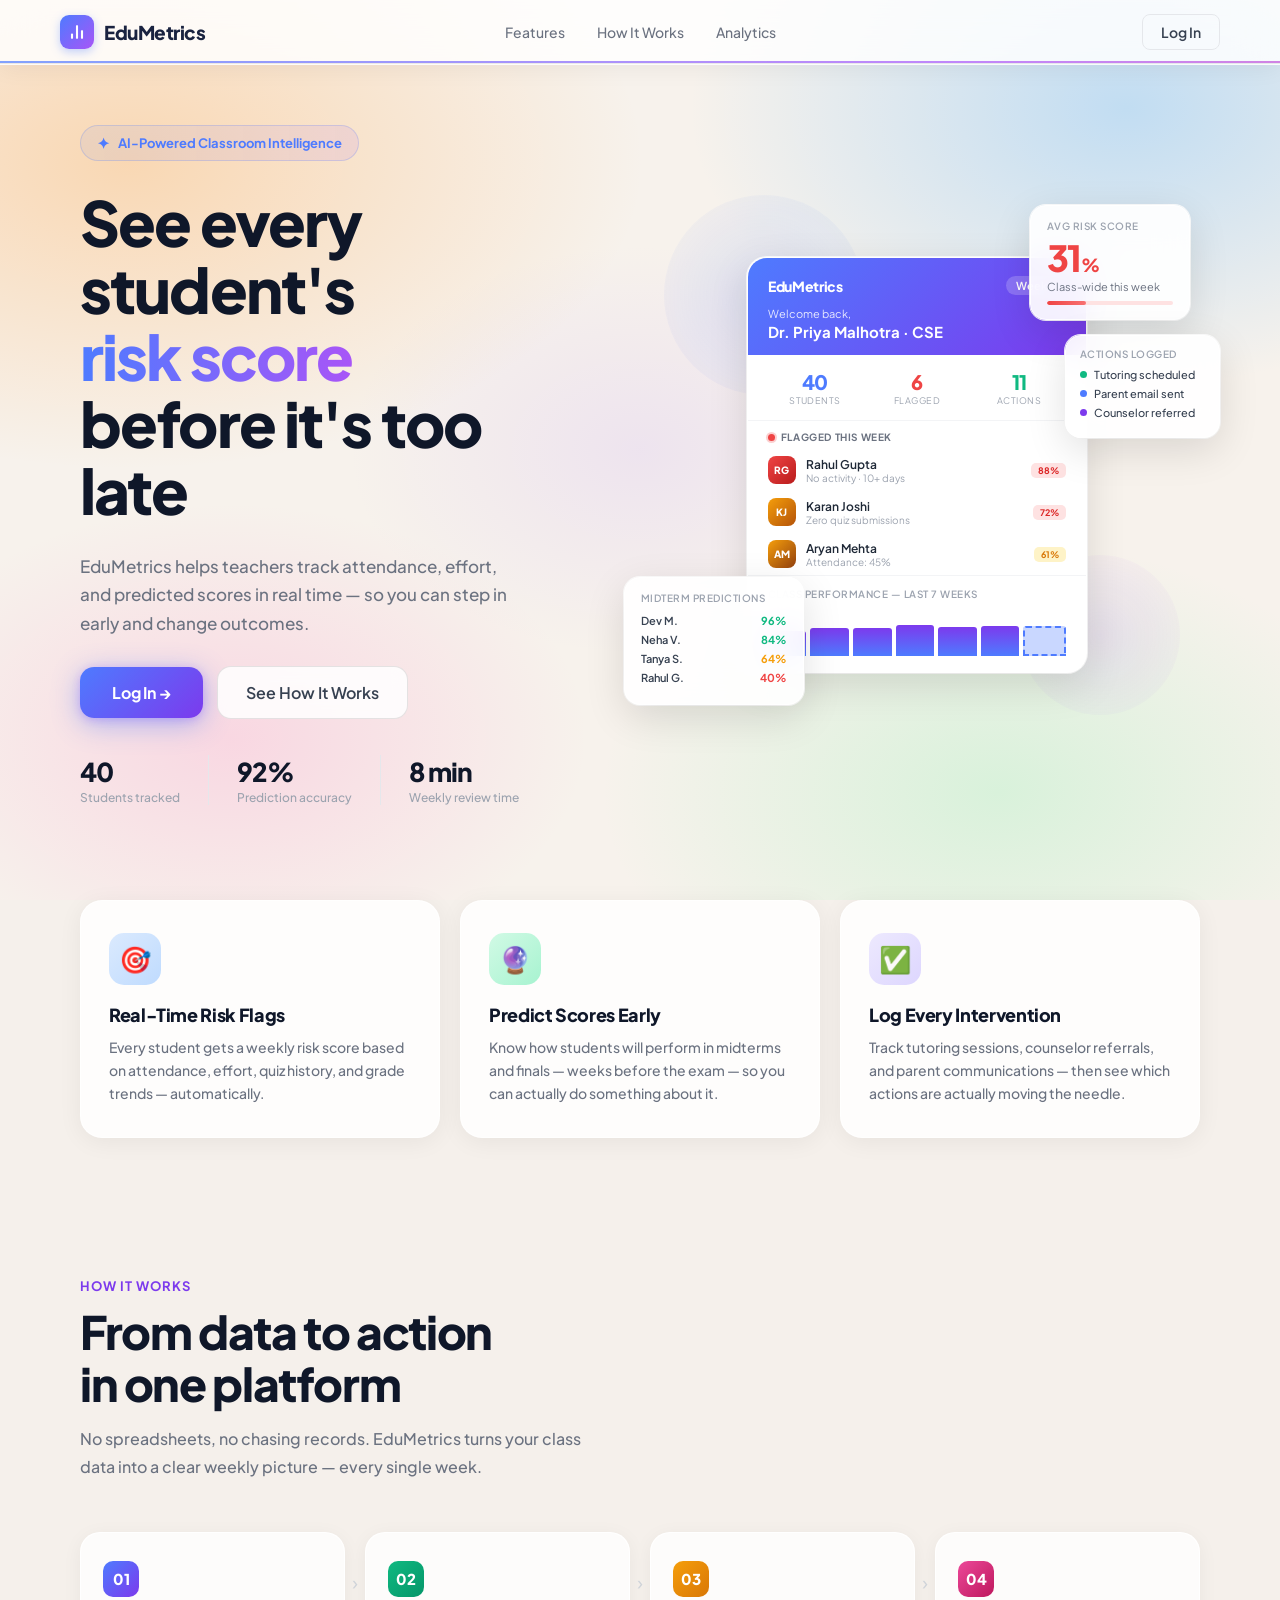
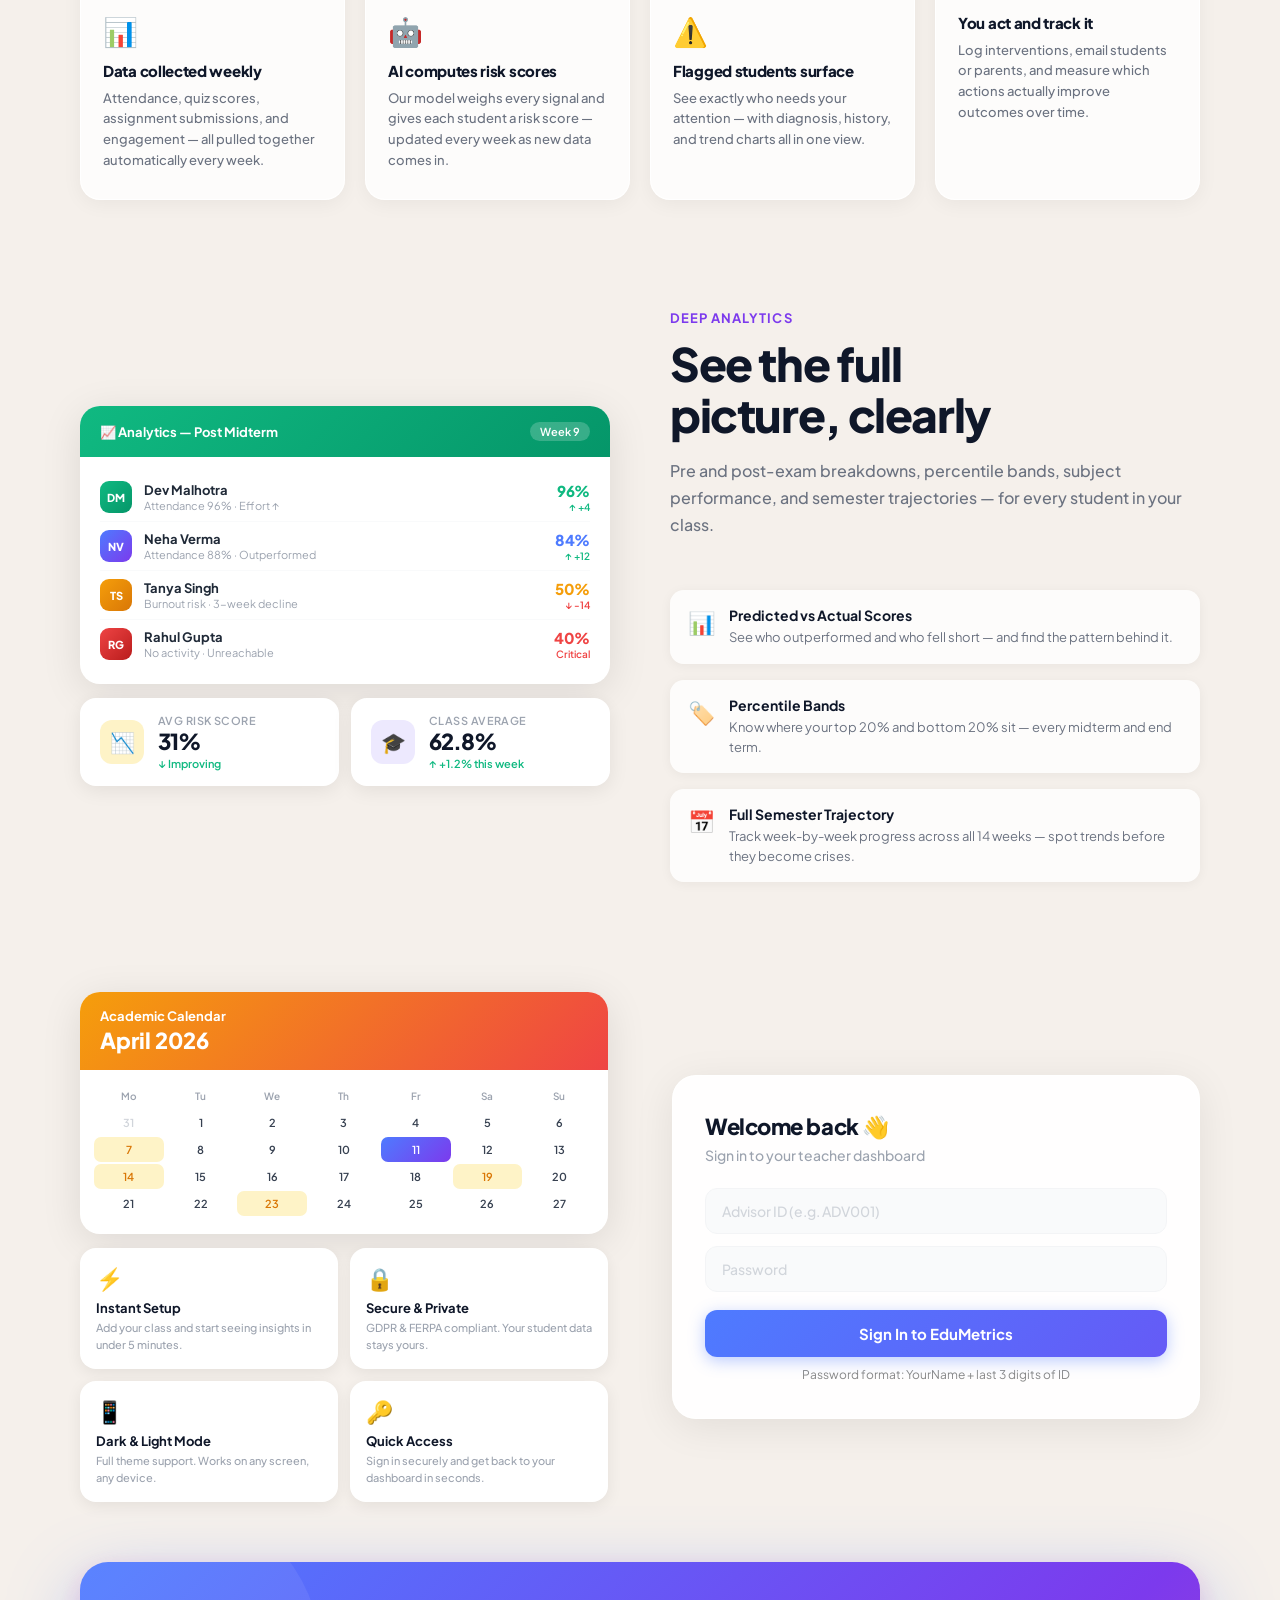
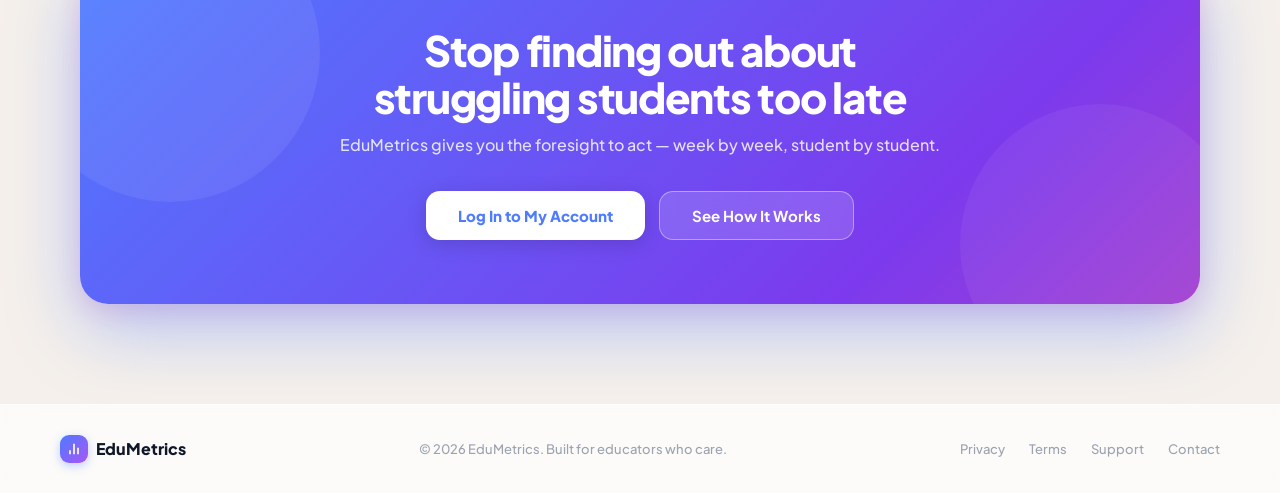
<file: frontend/index.html>
<!DOCTYPE html>
<html lang="en">
<head>
<meta charset="UTF-8"/>
<meta name="viewport" content="width=device-width, initial-scale=1.0"/>
<title>EduMetrics — Smarter Teaching Starts Here</title>
<link href="https://fonts.googleapis.com/css2?family=Plus+Jakarta+Sans:wght@400;500;600;700;800&display=swap" rel="stylesheet"/>
<style>
* { margin:0; padding:0; box-sizing:border-box; }

body {
  font-family: 'Plus Jakarta Sans', sans-serif;
  background: #f5f0eb;
  overflow-x: hidden;
  min-height: 100vh;
}

/* ── BACKGROUND CANVAS ── */
.bg-canvas {
  position: fixed;
  inset: 0;
  z-index: 0;
  background:
    radial-gradient(ellipse 70% 60% at 15% 20%, rgba(255,180,100,0.28) 0%, transparent 65%),
    radial-gradient(ellipse 60% 55% at 85% 15%, rgba(130,190,255,0.30) 0%, transparent 65%),
    radial-gradient(ellipse 50% 45% at 75% 85%, rgba(160,230,180,0.22) 0%, transparent 65%),
    radial-gradient(ellipse 40% 40% at 20% 80%, rgba(255,150,180,0.18) 0%, transparent 65%),
    #f7f2ec;
}

/* ── NAV ── */
/* ── NAV: full-width edge bar with gradient accent line ── */
nav {
  position: fixed;
  top: 0; left: 0; right: 0;
  z-index: 100;
  background: rgba(255,255,255,0.82);
  backdrop-filter: blur(20px);
  -webkit-backdrop-filter: blur(20px);
  border-bottom: 1px solid rgba(0,0,0,0.07);
  padding: 0 48px;
  height: 64px;
  display: flex;
  align-items: center;
  justify-content: space-between;
  box-shadow: 0 1px 0 rgba(255,255,255,0.9), 0 4px 24px rgba(0,0,0,0.06);
  transition: background .3s, box-shadow .3s;
}

/* animated gradient accent line along the bottom */
nav::after {
  content: '';
  position: absolute;
  bottom: 0; left: 0; right: 0;
  height: 2px;
  background: linear-gradient(90deg, #4e7bff, #a855f7, #ec4899, #f59e0b, #4e7bff);
  background-size: 300% 100%;
  animation: navLineFlow 5s linear infinite;
  opacity: 0.7;
}
@keyframes navLineFlow {
  0%   { background-position: 0% 50%; }
  100% { background-position: 300% 50%; }
}

nav.scrolled {
  background: rgba(255,255,255,0.97);
  box-shadow: 0 1px 0 rgba(255,255,255,0.9), 0 6px 32px rgba(0,0,0,0.09);
}

.nav-inner {
  width: 100%;
  max-width: 1160px;
  margin: 0 auto;
  display: flex;
  align-items: center;
  justify-content: space-between;
}

.nav-logo {
  display: flex;
  align-items: center;
  gap: 10px;
  font-size: 19px;
  font-weight: 800;
  color: #1a2340;
  letter-spacing: -0.5px;
  text-decoration: none;
}

.logo-mark {
  width: 34px; height: 34px;
  background: linear-gradient(135deg, #4e7bff, #a855f7);
  border-radius: 9px;
  display: flex;
  align-items: center;
  justify-content: center;
  box-shadow: 0 3px 10px rgba(78,123,255,0.35);
}

.nav-links {
  display: flex;
  gap: 4px;
  list-style: none;
  position: absolute;
  left: 50%;
  transform: translateX(-50%);
}
.nav-links a {
  font-size: 14px;
  font-weight: 500;
  color: #6b7280;
  text-decoration: none;
  padding: 6px 14px;
  border-radius: 8px;
  transition: color 0.2s, background 0.2s;
  position: relative;
}
.nav-links a:hover {
  color: #1a2340;
  background: rgba(78,123,255,0.07);
}
/* active underline dot */
.nav-links a::after {
  content: '';
  position: absolute;
  bottom: 2px; left: 50%;
  transform: translateX(-50%) scaleX(0);
  width: 16px; height: 2px;
  border-radius: 1px;
  background: linear-gradient(90deg,#4e7bff,#a855f7);
  transition: transform 0.2s;
}
.nav-links a:hover::after { transform: translateX(-50%) scaleX(1); }

.nav-right {
  display: flex;
  gap: 10px;
  align-items: center;
}

.btn-login {
  padding: 8px 18px;
  border-radius: 8px;
  border: 1.5px solid #e5e7eb;
  background: transparent;
  font-family: 'Plus Jakarta Sans', sans-serif;
  font-size: 14px;
  font-weight: 600;
  color: #374151;
  cursor: pointer;
  transition: all 0.2s;
}
.btn-login:hover { border-color: #4e7bff; color: #4e7bff; background: rgba(78,123,255,0.05); }

.btn-signup {
  padding: 8px 20px;
  border-radius: 8px;
  border: none;
  background: linear-gradient(135deg, #4e7bff, #7c3aed);
  font-family: 'Plus Jakarta Sans', sans-serif;
  font-size: 14px;
  font-weight: 700;
  color: #fff;
  cursor: pointer;
  box-shadow: 0 3px 12px rgba(78,123,255,0.38);
  transition: all 0.25s;
}
.btn-signup:hover { transform: translateY(-1px); box-shadow: 0 6px 20px rgba(78,123,255,0.5); }

/* ── HERO ── */
.hero {
  position: relative;
  z-index: 1;
  min-height: 100vh;
  display: grid;
  grid-template-columns: 1fr 1.1fr;
  align-items: center;
  gap: 40px;
  max-width: 1200px;
  margin: 0 auto;
  padding: 110px 40px 80px;
}

.hero-left {
  display: flex;
  flex-direction: column;
  gap: 28px;
}

.hero-badge {
  display: inline-flex;
  align-items: center;
  gap: 8px;
  background: rgba(78,123,255,0.1);
  border: 1px solid rgba(78,123,255,0.22);
  border-radius: 100px;
  padding: 7px 16px;
  font-size: 13px;
  font-weight: 700;
  color: #4e7bff;
  width: fit-content;
}

.badge-spark { font-size: 15px; }

.hero-title {
  font-size: clamp(38px, 5vw, 62px);
  font-weight: 800;
  line-height: 1.08;
  letter-spacing: -0.03em;
  color: #0f1729;
}

.hero-title .highlight {
  position: relative;
  display: inline-block;
  color: #4e7bff;
}

.hero-title .highlight::after {
  content: '';
  position: absolute;
  bottom: 4px; left: 0; right: 0;
  height: 6px;
  background: linear-gradient(90deg, #4e7bff44, #a855f744);
  border-radius: 3px;
  z-index: -1;
}

.hero-sub {
  font-size: 17px;
  line-height: 1.7;
  color: #6b7280;
  max-width: 430px;
  font-weight: 500;
}

.hero-ctas {
  display: flex;
  gap: 14px;
  align-items: center;
  flex-wrap: wrap;
}

.cta-main {
  padding: 15px 32px;
  background: linear-gradient(135deg, #4e7bff, #7c3aed);
  color: #fff;
  border: none;
  border-radius: 14px;
  font-family: 'Plus Jakarta Sans', sans-serif;
  font-size: 16px;
  font-weight: 700;
  cursor: pointer;
  box-shadow: 0 6px 24px rgba(78,123,255,0.4);
  transition: all 0.25s;
  letter-spacing: -0.01em;
}
.cta-main:hover { transform: translateY(-2px); box-shadow: 0 10px 32px rgba(78,123,255,0.5); }

.cta-secondary {
  padding: 15px 28px;
  background: rgba(255,255,255,0.85);
  color: #374151;
  border: 1.5px solid rgba(0,0,0,0.1);
  border-radius: 14px;
  font-family: 'Plus Jakarta Sans', sans-serif;
  font-size: 16px;
  font-weight: 600;
  cursor: pointer;
  transition: all 0.2s;
  backdrop-filter: blur(10px);
}
.cta-secondary:hover { background: #fff; border-color: rgba(78,123,255,0.3); }

.hero-stats {
  display: flex;
  gap: 28px;
  padding-top: 8px;
}

.hero-stat {
  display: flex;
  flex-direction: column;
  gap: 2px;
}

.stat-num {
  font-size: 26px;
  font-weight: 800;
  color: #0f1729;
  letter-spacing: -0.04em;
}

.stat-lbl {
  font-size: 12px;
  color: #9ca3af;
  font-weight: 500;
}

.stat-divider {
  width: 1px;
  background: #e5e7eb;
  align-self: stretch;
}

/* ── HERO ILLUSTRATION AREA ── */
.hero-right {
  position: relative;
  display: flex;
  align-items: center;
  justify-content: center;
  height: 580px;
}

/* Floating cards */
.float-card {
  position: absolute;
  background: rgba(255,255,255,0.92);
  backdrop-filter: blur(16px);
  border: 1px solid rgba(255,255,255,0.95);
  border-radius: 16px;
  box-shadow: 0 8px 32px rgba(0,0,0,0.1);
  animation: float 6s ease-in-out infinite;
}

@keyframes float {
  0%,100% { transform: translateY(0); }
  50% { transform: translateY(-10px); }
}

/* MAIN DASHBOARD CARD */
.dashboard-card {
  width: 340px;
  padding: 0;
  overflow: hidden;
  border-radius: 20px;
  box-shadow: 0 20px 60px rgba(0,0,0,0.14);
  background: #fff;
  animation: float 7s ease-in-out infinite;
  z-index: 3;
}

.dash-header {
  background: linear-gradient(135deg, #4e7bff, #7c3aed);
  padding: 18px 20px 14px;
  color: #fff;
}

.dash-header-top {
  display: flex;
  align-items: center;
  justify-content: space-between;
  margin-bottom: 12px;
}

.dash-app-name {
  font-size: 14px;
  font-weight: 800;
  letter-spacing: -0.3px;
}

.dash-week-badge {
  background: rgba(255,255,255,0.2);
  border-radius: 20px;
  padding: 3px 10px;
  font-size: 11px;
  font-weight: 600;
}

.dash-greeting {
  font-size: 11px;
  opacity: 0.85;
}

.dash-name { font-size: 15px; font-weight: 700; margin-top: 2px; }

.dash-mini-stats {
  display: grid;
  grid-template-columns: repeat(3, 1fr);
  gap: 8px;
  padding: 14px 20px;
  border-bottom: 1px solid #f3f4f6;
}

.dms { text-align: center; }
.dms-val { font-size: 20px; font-weight: 800; letter-spacing: -0.04em; }
.dms-lbl { font-size: 9px; color: #9ca3af; text-transform: uppercase; letter-spacing: 0.05em; margin-top: 1px; }
.dms-val.blue { color: #4e7bff; }
.dms-val.red { color: #ef4444; }
.dms-val.green { color: #10b981; }

.dash-flagged-header {
  padding: 10px 20px 6px;
  font-size: 10px;
  font-weight: 700;
  color: #6b7280;
  text-transform: uppercase;
  letter-spacing: 0.06em;
  display: flex;
  align-items: center;
  gap: 6px;
}

.pulse { width: 7px; height: 7px; border-radius: 50%; background: #ef4444; box-shadow: 0 0 0 2px rgba(239,68,68,0.25); animation: pulse-ring 1.5s ease infinite; }
@keyframes pulse-ring { 0%,100% { box-shadow: 0 0 0 2px rgba(239,68,68,0.25); } 50% { box-shadow: 0 0 0 5px rgba(239,68,68,0.1); } }

.dash-student-row {
  display: flex;
  align-items: center;
  gap: 10px;
  padding: 7px 20px;
}

.stu-av {
  width: 28px; height: 28px;
  border-radius: 8px;
  display: flex;
  align-items: center;
  justify-content: center;
  font-size: 10px;
  font-weight: 800;
  color: #fff;
  flex-shrink: 0;
}

.stu-info { flex: 1; }
.stu-name { font-size: 12px; font-weight: 600; color: #1f2937; }
.stu-reason { font-size: 10px; color: #9ca3af; }

.risk-tag {
  font-size: 9px;
  font-weight: 700;
  padding: 2px 7px;
  border-radius: 5px;
}
.risk-tag.high { background: #fee2e2; color: #dc2626; }
.risk-tag.med { background: #fef3c7; color: #d97706; }

.dash-chart-area {
  padding: 12px 20px 16px;
  border-top: 1px solid #f3f4f6;
}
.chart-label { font-size: 10px; color: #9ca3af; font-weight: 600; margin-bottom: 8px; text-transform: uppercase; letter-spacing: 0.05em; }
.mini-bars {
  display: flex;
  align-items: flex-end;
  gap: 4px;
  height: 48px;
}
.mini-bar {
  flex: 1;
  border-radius: 3px 3px 0 0;
  min-height: 6px;
}

/* FLOATING SMALL CARDS */
.card-risk {
  top: 30px; right: 10px;
  padding: 14px 16px;
  width: 160px;
  animation-delay: 1s;
  animation-duration: 5s;
  z-index: 4;
}

.card-risk-title { font-size: 10px; color: #9ca3af; font-weight: 600; text-transform: uppercase; letter-spacing: 0.05em; margin-bottom: 8px; }
.risk-big-num { font-size: 36px; font-weight: 800; letter-spacing: -0.04em; color: #ef4444; line-height: 1; }
.risk-sub-text { font-size: 11px; color: #6b7280; margin-top: 4px; }
.risk-mini-bar { height: 4px; background: #fee2e2; border-radius: 2px; margin-top: 8px; overflow: hidden; }
.risk-mini-fill { height: 100%; width: 31%; background: linear-gradient(90deg, #ef4444, #f87171); border-radius: 2px; }

.card-predict {
  bottom: 50px; left: -10px;
  padding: 14px 16px;
  width: 180px;
  animation-delay: 2s;
  animation-duration: 8s;
  z-index: 4;
}

.predict-title { font-size: 10px; color: #9ca3af; font-weight: 600; text-transform: uppercase; letter-spacing: 0.05em; margin-bottom: 10px; }
.predict-row { display: flex; justify-content: space-between; align-items: center; margin-bottom: 6px; }
.predict-name { font-size: 11px; color: #374151; font-weight: 600; }
.predict-score { font-size: 11px; font-weight: 700; }
.predict-score.good { color: #10b981; }
.predict-score.warn { color: #f59e0b; }
.predict-score.bad { color: #ef4444; }

.card-intervention {
  top: 160px; right: -20px;
  padding: 12px 14px;
  width: 155px;
  animation-delay: 0.5s;
  animation-duration: 6s;
  z-index: 4;
}

.intv-title { font-size: 10px; color: #9ca3af; font-weight: 600; text-transform: uppercase; letter-spacing: 0.05em; margin-bottom: 8px; }
.intv-item { display: flex; align-items: center; gap: 7px; margin-bottom: 6px; }
.intv-dot { width: 7px; height: 7px; border-radius: 50%; flex-shrink: 0; }
.intv-text { font-size: 11px; color: #374151; font-weight: 500; }

/* Decorative blobs around hero */
.blob {
  position: absolute;
  border-radius: 50%;
  z-index: 0;
  pointer-events: none;
}

/* ── SECTION WRAPPER ── */
.section-wrap {
  position: relative;
  z-index: 1;
  max-width: 1200px;
  margin: 0 auto;
  padding: 0 40px;
}

/* ── FEATURE CARDS ROW ── */
.features-row {
  display: grid;
  grid-template-columns: repeat(3, 1fr);
  gap: 20px;
  position: relative;
  z-index: 1;
  max-width: 1200px;
  margin: 0 auto;
  padding: 0 40px 80px;
}

.feat-card {
  background: rgba(255,255,255,0.85);
  backdrop-filter: blur(16px);
  border: 1px solid rgba(255,255,255,0.9);
  border-radius: 22px;
  padding: 32px 28px;
  box-shadow: 0 4px 24px rgba(0,0,0,0.06);
  transition: transform 0.25s, box-shadow 0.25s;
}
.feat-card:hover { transform: translateY(-4px); box-shadow: 0 12px 40px rgba(0,0,0,0.1); }

.feat-icon-wrap {
  width: 52px; height: 52px;
  border-radius: 15px;
  display: flex;
  align-items: center;
  justify-content: center;
  margin-bottom: 18px;
  font-size: 24px;
}

.feat-title { font-size: 18px; font-weight: 800; color: #0f1729; margin-bottom: 10px; letter-spacing: -0.02em; }
.feat-desc { font-size: 14px; color: #6b7280; line-height: 1.65; font-weight: 500; }

/* ── HOW IT WORKS ── */
.how-section {
  position: relative;
  z-index: 1;
  max-width: 1200px;
  margin: 0 auto;
  padding: 60px 40px 90px;
}

.section-eyebrow {
  font-size: 13px;
  font-weight: 700;
  color: #7c3aed;
  text-transform: uppercase;
  letter-spacing: 0.08em;
  margin-bottom: 12px;
}

.section-title {
  font-size: clamp(30px, 4vw, 46px);
  font-weight: 800;
  color: #0f1729;
  letter-spacing: -0.03em;
  line-height: 1.12;
  margin-bottom: 16px;
}

.section-sub {
  font-size: 16px;
  color: #6b7280;
  max-width: 520px;
  line-height: 1.7;
  font-weight: 500;
  margin-bottom: 52px;
}

.how-grid {
  display: grid;
  grid-template-columns: repeat(4, 1fr);
  gap: 20px;
}

.how-card {
  background: rgba(255,255,255,0.8);
  border: 1px solid rgba(255,255,255,0.9);
  border-radius: 20px;
  padding: 28px 22px;
  box-shadow: 0 4px 20px rgba(0,0,0,0.05);
  position: relative;
}

.how-step-num {
  width: 36px; height: 36px;
  border-radius: 10px;
  display: flex;
  align-items: center;
  justify-content: center;
  font-size: 15px;
  font-weight: 800;
  color: #fff;
  margin-bottom: 16px;
}

.how-step-arrow {
  position: absolute;
  top: 36px; right: -14px;
  z-index: 2;
  font-size: 20px;
  color: #d1d5db;
}

.how-card:last-child .how-step-arrow { display: none; }

.how-card-title { font-size: 15px; font-weight: 800; color: #0f1729; margin-bottom: 8px; letter-spacing: -0.02em; }
.how-card-desc { font-size: 13px; color: #6b7280; line-height: 1.6; font-weight: 500; }

/* ── ANALYTICS VISUAL SECTION ── */
.analytics-section {
  position: relative;
  z-index: 1;
  max-width: 1200px;
  margin: 0 auto;
  padding: 20px 40px 90px;
  display: grid;
  grid-template-columns: 1fr 1fr;
  gap: 60px;
  align-items: center;
}

.analytics-visual {
  position: relative;
  display: flex;
  flex-direction: column;
  gap: 14px;
}

.anl-main-card {
  background: #fff;
  border-radius: 20px;
  box-shadow: 0 8px 40px rgba(0,0,0,0.1);
  overflow: hidden;
}

.anl-header {
  background: linear-gradient(135deg, #10b981, #059669);
  padding: 16px 20px;
  color: #fff;
  display: flex;
  justify-content: space-between;
  align-items: center;
}
.anl-header-title { font-size: 13px; font-weight: 700; }
.anl-header-tag {
  background: rgba(255,255,255,0.2);
  padding: 3px 10px;
  border-radius: 20px;
  font-size: 11px;
  font-weight: 600;
}

.anl-body { padding: 16px 20px; }

.anl-student-item {
  display: flex;
  align-items: center;
  gap: 12px;
  padding: 8px 0;
  border-bottom: 1px solid #f9fafb;
}
.anl-student-item:last-child { border-bottom: none; }

.anl-av {
  width: 32px; height: 32px;
  border-radius: 9px;
  display: flex;
  align-items: center;
  justify-content: center;
  font-size: 11px;
  font-weight: 800;
  color: #fff;
  flex-shrink: 0;
}

.anl-info { flex: 1; }
.anl-name { font-size: 13px; font-weight: 700; color: #1f2937; }
.anl-detail { font-size: 11px; color: #9ca3af; margin-top: 1px; }

.anl-score-col { text-align: right; }
.anl-score { font-size: 15px; font-weight: 800; letter-spacing: -0.03em; }
.anl-trend { font-size: 10px; font-weight: 600; margin-top: 1px; }

.anl-mini-card {
  background: #fff;
  border-radius: 16px;
  box-shadow: 0 4px 20px rgba(0,0,0,0.08);
  padding: 16px 20px;
  display: flex;
  align-items: center;
  gap: 14px;
}
.anl-mini-icon {
  width: 44px; height: 44px;
  border-radius: 12px;
  display: flex;
  align-items: center;
  justify-content: center;
  font-size: 20px;
  flex-shrink: 0;
}
.anl-mini-label { font-size: 11px; color: #9ca3af; font-weight: 600; text-transform: uppercase; letter-spacing: 0.04em; }
.anl-mini-val { font-size: 22px; font-weight: 800; color: #0f1729; letter-spacing: -0.04em; }
.anl-mini-sub { font-size: 11px; font-weight: 600; margin-top: 2px; }

/* ── TESTIMONIALS ── */
.test-section {
  position: relative;
  z-index: 1;
  max-width: 1200px;
  margin: 0 auto;
  padding: 20px 40px 90px;
}

.test-grid {
  display: grid;
  grid-template-columns: repeat(3, 1fr);
  gap: 18px;
  margin-top: 44px;
}

.test-card {
  background: rgba(255,255,255,0.85);
  border: 1px solid rgba(255,255,255,0.95);
  border-radius: 20px;
  padding: 26px;
  box-shadow: 0 4px 20px rgba(0,0,0,0.05);
  transition: transform 0.2s;
}
.test-card:hover { transform: translateY(-3px); }

.test-stars { color: #f59e0b; font-size: 14px; margin-bottom: 12px; letter-spacing: 1px; }
.test-text { font-size: 14px; color: #374151; line-height: 1.7; font-weight: 500; margin-bottom: 20px; font-style: italic; }
.test-author { display: flex; align-items: center; gap: 10px; }
.test-av { width: 36px; height: 36px; border-radius: 10px; display: flex; align-items: center; justify-content: center; font-size: 12px; font-weight: 800; color: #fff; flex-shrink: 0; }
.test-name { font-size: 13px; font-weight: 700; color: #0f1729; }
.test-role { font-size: 11px; color: #9ca3af; margin-top: 1px; }

/* ── AUTH SECTION ── */
.auth-section {
  position: relative;
  z-index: 1;
  max-width: 1200px;
  margin: 0 auto;
  padding: 20px 40px 60px;
  display: grid;
  grid-template-columns: 1fr 1fr;
  gap: 64px;
  align-items: center;
}

.auth-visual {
  position: relative;
  display: flex;
  flex-direction: column;
  gap: 14px;
}

/* Calendar card visual */
.cal-card {
  background: #fff;
  border-radius: 20px;
  box-shadow: 0 8px 40px rgba(0,0,0,0.1);
  overflow: hidden;
}
.cal-header {
  background: linear-gradient(135deg, #f59e0b, #ef4444);
  padding: 16px 20px;
  color: #fff;
}
.cal-title { font-size: 13px; font-weight: 700; }
.cal-month { font-size: 22px; font-weight: 800; margin-top: 2px; }
.cal-grid-days {
  display: grid;
  grid-template-columns: repeat(7, 1fr);
  gap: 2px;
  padding: 14px 14px 18px;
}
.cal-day { text-align: center; padding: 6px 2px; font-size: 11px; border-radius: 7px; font-weight: 600; }
.cal-day.head { color: #9ca3af; font-size: 10px; }
.cal-day.today { background: linear-gradient(135deg, #4e7bff, #7c3aed); color: #fff; }
.cal-day.event { background: #fef3c7; color: #d97706; }
.cal-day.normal { color: #374151; }
.cal-day.faded { color: #d1d5db; }

.auth-mini-cards {
  display: grid;
  grid-template-columns: 1fr 1fr;
  gap: 12px;
}
.auth-mini {
  background: #fff;
  border-radius: 16px;
  padding: 16px;
  box-shadow: 0 4px 16px rgba(0,0,0,0.07);
}
.auth-mini-icon { font-size: 22px; margin-bottom: 8px; }
.auth-mini-title { font-size: 13px; font-weight: 700; color: #0f1729; margin-bottom: 4px; }
.auth-mini-text { font-size: 11px; color: #9ca3af; font-weight: 500; line-height: 1.5; }

/* Login/Signup form */
.auth-form-card {
  background: rgba(255,255,255,0.92);
  backdrop-filter: blur(20px);
  border: 1px solid rgba(255,255,255,0.95);
  border-radius: 24px;
  padding: 36px 32px;
  box-shadow: 0 8px 40px rgba(0,0,0,0.08);
}

.auth-tabs {
  display: flex;
  background: #f3f4f6;
  border-radius: 12px;
  padding: 4px;
  margin-bottom: 28px;
}
.auth-tab {
  flex: 1;
  padding: 10px;
  border-radius: 9px;
  border: none;
  background: transparent;
  font-family: 'Plus Jakarta Sans', sans-serif;
  font-size: 14px;
  font-weight: 700;
  color: #9ca3af;
  cursor: pointer;
  transition: all 0.2s;
}
.auth-tab.active {
  background: #fff;
  color: #0f1729;
  box-shadow: 0 2px 8px rgba(0,0,0,0.08);
}

.auth-form-title { font-size: 22px; font-weight: 800; color: #0f1729; margin-bottom: 6px; letter-spacing: -0.02em; }
.auth-form-sub { font-size: 14px; color: #9ca3af; margin-bottom: 24px; font-weight: 500; }

.auth-input {
  width: 100%;
  padding: 13px 16px;
  background: #f9fafb;
  border: 1.5px solid #f3f4f6;
  border-radius: 12px;
  font-family: 'Plus Jakarta Sans', sans-serif;
  font-size: 14px;
  font-weight: 500;
  color: #0f1729;
  outline: none;
  transition: all 0.2s;
  margin-bottom: 12px;
}
.auth-input::placeholder { color: #d1d5db; }
.auth-input:focus { border-color: #4e7bff; background: #fff; box-shadow: 0 0 0 3px rgba(78,123,255,0.1); }

.auth-row { display: grid; grid-template-columns: 1fr 1fr; gap: 10px; }

.auth-submit {
  width: 100%;
  padding: 14px;
  background: linear-gradient(135deg, #4e7bff, #7c3aed);
  color: #fff;
  border: none;
  border-radius: 12px;
  font-family: 'Plus Jakarta Sans', sans-serif;
  font-size: 15px;
  font-weight: 700;
  cursor: pointer;
  margin-top: 6px;
  box-shadow: 0 4px 16px rgba(78,123,255,0.38);
  transition: all 0.25s;
}
.auth-submit:hover { transform: translateY(-1px); box-shadow: 0 8px 24px rgba(78,123,255,0.5); }

.auth-foot { text-align: center; font-size: 12px; color: #9ca3af; margin-top: 16px; }
.auth-foot a { color: #4e7bff; text-decoration: none; font-weight: 600; }

/* ── CTA BANNER ── */
.cta-section {
  position: relative;
  z-index: 1;
  max-width: 1200px;
  margin: 0 auto;
  padding: 0 40px 100px;
}

.cta-card {
  background: linear-gradient(135deg, #4e7bff 0%, #7c3aed 50%, #ec4899 100%);
  border-radius: 28px;
  padding: 64px 56px;
  text-align: center;
  box-shadow: 0 20px 60px rgba(78,123,255,0.35);
  position: relative;
  overflow: hidden;
}

.cta-card::before {
  content: '';
  position: absolute;
  top: -60px; left: -60px;
  width: 300px; height: 300px;
  background: rgba(255,255,255,0.07);
  border-radius: 50%;
}
.cta-card::after {
  content: '';
  position: absolute;
  bottom: -80px; right: -40px;
  width: 280px; height: 280px;
  background: rgba(255,255,255,0.05);
  border-radius: 50%;
}

.cta-title {
  font-size: clamp(26px, 3.5vw, 42px);
  font-weight: 800;
  color: #fff;
  letter-spacing: -0.03em;
  line-height: 1.12;
  margin-bottom: 14px;
  position: relative;
  z-index: 1;
}
.cta-sub { font-size: 16px; color: rgba(255,255,255,0.82); margin-bottom: 36px; font-weight: 500; position: relative; z-index: 1; }
.cta-btns { display: flex; gap: 14px; justify-content: center; flex-wrap: wrap; position: relative; z-index: 1; }

.cta-btn-white {
  padding: 14px 32px;
  background: #fff;
  color: #4e7bff;
  border: none;
  border-radius: 14px;
  font-family: 'Plus Jakarta Sans', sans-serif;
  font-size: 15px;
  font-weight: 800;
  cursor: pointer;
  box-shadow: 0 4px 20px rgba(0,0,0,0.15);
  transition: all 0.25s;
}
.cta-btn-white:hover { transform: translateY(-2px); box-shadow: 0 8px 32px rgba(0,0,0,0.2); }

.cta-btn-outline {
  padding: 14px 32px;
  background: rgba(255,255,255,0.15);
  color: #fff;
  border: 1.5px solid rgba(255,255,255,0.4);
  border-radius: 14px;
  font-family: 'Plus Jakarta Sans', sans-serif;
  font-size: 15px;
  font-weight: 700;
  cursor: pointer;
  transition: all 0.25s;
  backdrop-filter: blur(10px);
}
.cta-btn-outline:hover { background: rgba(255,255,255,0.25); }

/* ── FOOTER ── */
footer {
  position: relative;
  z-index: 1;
  background: rgba(255,255,255,0.7);
  backdrop-filter: blur(16px);
  border-top: 1px solid rgba(255,255,255,0.8);
  padding: 30px 60px;
  display: flex;
  align-items: center;
  justify-content: space-between;
  flex-wrap: wrap;
  gap: 16px;
}

.footer-logo { font-size: 16px; font-weight: 800; color: #0f1729; display: flex; align-items: center; gap: 8px; }
.footer-copy { font-size: 13px; color: #9ca3af; font-weight: 500; }
.footer-links { display: flex; gap: 24px; }
.footer-links a { font-size: 13px; color: #9ca3af; text-decoration: none; font-weight: 500; transition: color 0.2s; }
.footer-links a:hover { color: #4e7bff; }

/* ════════════════════════════════════════════
   ENHANCEMENT LAYER — animations & color boost
   ════════════════════════════════════════════ */

/* Richer background mesh — more vivid stops */
.bg-canvas {
  background:
    radial-gradient(ellipse 65% 55% at 10% 18%,  rgba(255,160,60,0.32)  0%, transparent 62%),
    radial-gradient(ellipse 55% 50% at 88% 12%,  rgba(90,180,255,0.34)  0%, transparent 62%),
    radial-gradient(ellipse 50% 45% at 78% 88%,  rgba(130,240,170,0.26) 0%, transparent 62%),
    radial-gradient(ellipse 45% 42% at 18% 82%,  rgba(255,120,190,0.22) 0%, transparent 62%),
    radial-gradient(ellipse 35% 35% at 50% 50%,  rgba(180,140,255,0.14) 0%, transparent 65%),
    #f7f2ec;
  animation: bgDrift 18s ease-in-out infinite alternate;
}
@keyframes bgDrift {
  0%   { filter: hue-rotate(0deg)   brightness(1); }
  50%  { filter: hue-rotate(8deg)   brightness(1.03); }
  100% { filter: hue-rotate(-6deg)  brightness(1.01); }
}

/* ── SCROLL REVEAL ── */
.reveal {
  opacity: 0;
  transform: translateY(36px);
  transition: opacity 0.75s cubic-bezier(.22,1,.36,1),
              transform 0.75s cubic-bezier(.22,1,.36,1);
}
.reveal.visible { opacity: 1; transform: translateY(0); }
.reveal-left  { opacity:0; transform:translateX(-40px); transition: opacity .75s cubic-bezier(.22,1,.36,1), transform .75s cubic-bezier(.22,1,.36,1); }
.reveal-right { opacity:0; transform:translateX(40px);  transition: opacity .75s cubic-bezier(.22,1,.36,1), transform .75s cubic-bezier(.22,1,.36,1); }
.reveal-left.visible, .reveal-right.visible { opacity:1; transform:translate(0); }

/* ── HERO ENTRANCE ── */
.hero-badge   { animation: fadeUp .7s .05s both; }
.hero-title   { animation: fadeUp .7s .15s both; }
.hero-sub     { animation: fadeUp .7s .25s both; }
.hero-ctas    { animation: fadeUp .7s .35s both; }
.hero-stats   { animation: fadeUp .7s .45s both; }
.hero-right   { animation: fadeUp .8s .1s  both; }

@keyframes fadeUp {
  from { opacity:0; transform:translateY(28px); }
  to   { opacity:1; transform:translateY(0); }
}

/* ── LOGO MARK pulse glow ── */
.logo-mark {
  animation: logoPulse 3s ease-in-out infinite;
}
@keyframes logoPulse {
  0%,100% { box-shadow: 0 4px 12px rgba(78,123,255,.35); }
  50%     { box-shadow: 0 4px 28px rgba(168,85,247,.55); }
}

/* ── NAV scroll shrink ── */
nav { transition: padding .3s, box-shadow .3s, background .3s; }
nav.scrolled { padding:10px 28px; box-shadow:0 6px 40px rgba(0,0,0,.12); background:rgba(255,255,255,.96); }

/* ── HERO badge shimmer ── */
.hero-badge {
  position: relative; overflow: hidden;
  background: linear-gradient(90deg,rgba(78,123,255,.08),rgba(168,85,247,.1),rgba(78,123,255,.08));
  background-size: 200% 100%;
  animation: fadeUp .7s .05s both, badgeShimmer 3s 1s ease-in-out infinite;
}
@keyframes badgeShimmer {
  0%,100% { background-position:0% 50%; }
  50%     { background-position:100% 50%; }
}

/* ── HIGHLIGHT word glow pulse ── */
.hero-title .highlight {
  background: linear-gradient(90deg,#4e7bff,#a855f7,#f472b6,#4e7bff);
  background-size: 300% 100%;
  -webkit-background-clip: text;
  -webkit-text-fill-color: transparent;
  background-clip: text;
  animation: gradientFlow 4s ease infinite;
}
.hero-title .highlight::after { display:none; }
@keyframes gradientFlow {
  0%,100% { background-position:0% 50%; }
  50%     { background-position:100% 50%; }
}

/* ── CTA MAIN shimmer sweep ── */
.cta-main {
  position: relative; overflow: hidden;
  background: linear-gradient(135deg,#4e7bff,#7c3aed,#ec4899);
  background-size: 200% 200%;
  animation: ctaGrad 4s ease infinite;
  box-shadow: 0 6px 28px rgba(78,123,255,.45), 0 2px 8px rgba(168,85,247,.3);
}
@keyframes ctaGrad {
  0%,100% { background-position:0% 50%; }
  50%     { background-position:100% 50%; }
}
.cta-main::after {
  content:''; position:absolute; inset:0;
  background:linear-gradient(105deg,transparent 35%,rgba(255,255,255,.22) 50%,transparent 65%);
  transform:translateX(-100%);
}
.cta-main:hover::after { animation: shimmerSwipe .55s ease forwards; }
@keyframes shimmerSwipe { to { transform:translateX(100%); } }
.cta-main:hover { transform:translateY(-2px); box-shadow:0 10px 36px rgba(78,123,255,.55),0 4px 12px rgba(236,72,153,.3); }

/* ── SIGN UP NAV btn shimmer ── */
.btn-signup {
  position:relative; overflow:hidden;
  background: linear-gradient(135deg,#4e7bff,#7c3aed);
  background-size:200% 200%; animation:ctaGrad 4s ease infinite;
}
.btn-signup::after {
  content:''; position:absolute; inset:0;
  background:linear-gradient(105deg,transparent 35%,rgba(255,255,255,.2) 50%,transparent 65%);
  transform:translateX(-100%);
}
.btn-signup:hover::after { animation:shimmerSwipe .5s ease forwards; }

/* ── FLOATING CARD enhanced glow ── */
.dashboard-card {
  box-shadow: 0 24px 72px rgba(0,0,0,.16), 0 0 0 1px rgba(255,255,255,.9),
              0 0 60px rgba(78,123,255,.08);
}
.float-card {
  box-shadow: 0 12px 40px rgba(0,0,0,.12), 0 0 0 1px rgba(255,255,255,.92);
}

/* ── PULSE dot ── */
.pulse {
  animation: pulseDot 1.6s ease infinite;
}
@keyframes pulseDot {
  0%,100% { box-shadow:0 0 0 2px rgba(239,68,68,.3); background:#ef4444; }
  50%     { box-shadow:0 0 0 6px rgba(239,68,68,.08); background:#f87171; }
}

/* ── FEATURE CARDS richer hover ── */
.feat-card {
  transition: transform .3s cubic-bezier(.22,1,.36,1), box-shadow .3s, border-color .3s;
  border: 1px solid rgba(255,255,255,.7);
}
.feat-card:hover {
  transform: translateY(-7px) scale(1.01);
  box-shadow: 0 20px 56px rgba(78,123,255,.14), 0 4px 16px rgba(0,0,0,.06);
  border-color: rgba(78,123,255,.25);
}
.feat-icon-wrap {
  transition: transform .3s;
}
.feat-card:hover .feat-icon-wrap { transform:scale(1.12) rotate(-4deg); }

/* ── HOW CARDS ── */
.how-card {
  transition: transform .3s cubic-bezier(.22,1,.36,1), box-shadow .3s;
}
.how-card:hover {
  transform: translateY(-5px);
  box-shadow: 0 16px 48px rgba(78,123,255,.12);
}
.how-step-num { transition: transform .3s; }
.how-card:hover .how-step-num { transform:scale(1.15) rotate(-5deg); }

/* ── TESTIMONIAL CARDS ── */
.test-card {
  transition: transform .3s cubic-bezier(.22,1,.36,1), box-shadow .3s;
  border: 1px solid rgba(255,255,255,.8);
}
.test-card:hover {
  transform: translateY(-6px) rotate(-.4deg);
  box-shadow: 0 20px 50px rgba(78,123,255,.12);
}

/* ── ANALYTICS mini cards ── */
.anl-mini-card { transition: transform .25s, box-shadow .25s; }
.anl-mini-card:hover { transform:translateY(-3px); box-shadow:0 10px 32px rgba(0,0,0,.12); }

/* ── AUTH mini cards ── */
.auth-mini { transition: transform .25s, box-shadow .25s; }
.auth-mini:hover { transform:translateY(-4px); box-shadow:0 10px 28px rgba(78,123,255,.1); }

/* ── AUTH INPUT glow ── */
.auth-input:focus {
  border-color:#4e7bff;
  box-shadow: 0 0 0 3px rgba(78,123,255,.12), 0 2px 8px rgba(78,123,255,.08);
}

/* ── AUTH SUBMIT shimmer ── */
.auth-submit {
  position:relative; overflow:hidden;
  background: linear-gradient(135deg,#4e7bff,#7c3aed);
  background-size:200% 200%; animation:ctaGrad 4s ease infinite;
}
.auth-submit::after {
  content:''; position:absolute; inset:0;
  background:linear-gradient(105deg,transparent 35%,rgba(255,255,255,.18) 50%,transparent 65%);
  transform:translateX(-100%);
}
.auth-submit:hover::after { animation:shimmerSwipe .5s ease forwards; }
.auth-submit:hover { transform:translateY(-1px); box-shadow:0 10px 32px rgba(78,123,255,.5); }

/* ── CTA CARD animated gradient ── */
.cta-card {
  background: linear-gradient(135deg,#4e7bff,#7c3aed,#ec4899,#f59e0b,#4e7bff);
  background-size: 300% 300%;
  animation: ctaBgFlow 8s ease infinite;
  box-shadow: 0 24px 72px rgba(78,123,255,.4), 0 8px 24px rgba(236,72,153,.2);
}
@keyframes ctaBgFlow {
  0%,100% { background-position:0% 50%; }
  50%     { background-position:100% 50%; }
}
.cta-btn-white:hover { transform:translateY(-2px) scale(1.02); box-shadow:0 10px 36px rgba(0,0,0,.2); }

/* ── SCROLLBAR ── */
::-webkit-scrollbar { width:6px; }
::-webkit-scrollbar-track { background:#f0ebe4; }
::-webkit-scrollbar-thumb { background:linear-gradient(180deg,#4e7bff,#7c3aed); border-radius:3px; }

/* ── FOOTER LINKS ── */
.footer-links a { position:relative; }
.footer-links a::after {
  content:''; position:absolute; bottom:-2px; left:0; right:100%;
  height:1px; background:#4e7bff;
  transition: right .25s;
}
.footer-links a:hover::after { right:0; }

/* ── STAGGER DELAYS for grids ── */
.features-row .feat-card:nth-child(1) { transition-delay:.05s; }
.features-row .feat-card:nth-child(2) { transition-delay:.12s; }
.features-row .feat-card:nth-child(3) { transition-delay:.19s; }
.features-row .feat-card:nth-child(4) { transition-delay:.05s; }
.features-row .feat-card:nth-child(5) { transition-delay:.12s; }
.features-row .feat-card:nth-child(6) { transition-delay:.19s; }

.how-grid .how-card:nth-child(1) { transition-delay:.05s; }
.how-grid .how-card:nth-child(2) { transition-delay:.12s; }
.how-grid .how-card:nth-child(3) { transition-delay:.19s; }
.how-grid .how-card:nth-child(4) { transition-delay:.26s; }

.test-grid .test-card:nth-child(1) { transition-delay:.05s; }
.test-grid .test-card:nth-child(2) { transition-delay:.12s; }
.test-grid .test-card:nth-child(3) { transition-delay:.19s; }
</style>
</head>
<body>

<div class="bg-canvas"></div>

<!-- ── NAV ── -->
<nav id="navbar">
  <div class="nav-inner">
    <a class="nav-logo" href="#">
      <div class="logo-mark">
        <svg width="20" height="20" viewBox="0 0 24 24" fill="none" stroke="#fff" stroke-width="2.5">
          <path d="M18 20V10"/><path d="M12 20V4"/><path d="M6 20v-6"/>
        </svg>
      </div>
      EduMetrics
    </a>
    <ul class="nav-links">
      <li><a href="#features">Features</a></li>
      <li><a href="#how">How It Works</a></li>
      <li><a href="#analytics">Analytics</a></li>
    </ul>
    <div class="nav-right">
      <button class="btn-login" onclick="document.getElementById('auth').scrollIntoView({behavior:'smooth'});switchTab('login')">Log In</button>
    </div>
  </div>
</nav>

<!-- ── HERO ── -->
<div class="hero">
  <!-- LEFT TEXT -->
  <div class="hero-left">
    <div class="hero-badge">
      <span class="badge-spark">✦</span>
      AI-Powered Classroom Intelligence
    </div>

    <h1 class="hero-title">
      See every student's<br>
      <span class="highlight">risk score</span><br>
      before it's too late
    </h1>

    <p class="hero-sub">
      EduMetrics helps teachers track attendance, effort, and predicted scores in real time — so you can step in early and change outcomes.
    </p>

    <div class="hero-ctas">
      <button class="cta-main" onclick="document.getElementById('auth').scrollIntoView({behavior:'smooth'});switchTab('login')">
        Log In →
      </button>
      <button class="cta-secondary" onclick="document.getElementById('how').scrollIntoView({behavior:'smooth'})">
        See How It Works
      </button>
    </div>

    <div class="hero-stats">
      <div class="hero-stat">
        <div class="stat-num">40</div>
        <div class="stat-lbl">Students tracked</div>
      </div>
      <div class="stat-divider"></div>
      <div class="hero-stat">
        <div class="stat-num">92%</div>
        <div class="stat-lbl">Prediction accuracy</div>
      </div>
      <div class="stat-divider"></div>
      <div class="hero-stat">
        <div class="stat-num">8 min</div>
        <div class="stat-lbl">Weekly review time</div>
      </div>
    </div>
  </div>

  <!-- RIGHT ILLUSTRATION -->
  <div class="hero-right">

    <!-- Decorative blobs -->
    <div class="blob" style="width:200px;height:200px;background:radial-gradient(circle,rgba(78,123,255,0.15),transparent);top:20px;left:30px;"></div>
    <div class="blob" style="width:160px;height:160px;background:radial-gradient(circle,rgba(168,85,247,0.12),transparent);bottom:40px;right:20px;"></div>

    <!-- Main dashboard card -->
    <div class="float-card dashboard-card" style="position:relative;z-index:3">
      <div class="dash-header">
        <div class="dash-header-top">
          <div class="dash-app-name">EduMetrics</div>
          <div class="dash-week-badge">Week 9</div>
        </div>
        <div class="dash-greeting">Welcome back,</div>
        <div class="dash-name">Dr. Priya Malhotra · CSE</div>
      </div>

      <div class="dash-mini-stats">
        <div class="dms">
          <div class="dms-val blue">40</div>
          <div class="dms-lbl">Students</div>
        </div>
        <div class="dms">
          <div class="dms-val red">6</div>
          <div class="dms-lbl">Flagged</div>
        </div>
        <div class="dms">
          <div class="dms-val green">11</div>
          <div class="dms-lbl">Actions</div>
        </div>
      </div>

      <div class="dash-flagged-header">
        <div class="pulse"></div>
        Flagged This Week
      </div>

      <div class="dash-student-row">
        <div class="stu-av" style="background:linear-gradient(135deg,#ef4444,#b91c1c)">RG</div>
        <div class="stu-info">
          <div class="stu-name">Rahul Gupta</div>
          <div class="stu-reason">No activity · 10+ days</div>
        </div>
        <div class="risk-tag high">88%</div>
      </div>
      <div class="dash-student-row">
        <div class="stu-av" style="background:linear-gradient(135deg,#f59e0b,#b45309)">KJ</div>
        <div class="stu-info">
          <div class="stu-name">Karan Joshi</div>
          <div class="stu-reason">Zero quiz submissions</div>
        </div>
        <div class="risk-tag high">72%</div>
      </div>
      <div class="dash-student-row">
        <div class="stu-av" style="background:linear-gradient(135deg,#f59e0b,#92400e)">AM</div>
        <div class="stu-info">
          <div class="stu-name">Aryan Mehta</div>
          <div class="stu-reason">Attendance: 45%</div>
        </div>
        <div class="risk-tag med">61%</div>
      </div>

      <div class="dash-chart-area">
        <div class="chart-label">Class Performance — Last 7 Weeks</div>
        <div class="mini-bars">
          <div class="mini-bar" style="height:52%;background:linear-gradient(to top,#4e7bff,#7c3aed)"></div>
          <div class="mini-bar" style="height:60%;background:linear-gradient(to top,#4e7bff,#7c3aed)"></div>
          <div class="mini-bar" style="height:58%;background:linear-gradient(to top,#4e7bff,#7c3aed)"></div>
          <div class="mini-bar" style="height:65%;background:linear-gradient(to top,#4e7bff,#7c3aed)"></div>
          <div class="mini-bar" style="height:61%;background:linear-gradient(to top,#4e7bff,#7c3aed)"></div>
          <div class="mini-bar" style="height:64%;background:linear-gradient(to top,#4e7bff,#7c3aed)"></div>
          <div class="mini-bar" style="height:63%;background:rgba(78,123,255,0.3);border:2px dashed #4e7bff"></div>
        </div>
      </div>
    </div>

    <!-- Floating: Risk Score -->
    <div class="float-card card-risk">
      <div class="card-risk-title">Avg Risk Score</div>
      <div class="risk-big-num">31<span style="font-size:18px">%</span></div>
      <div class="risk-sub-text">Class-wide this week</div>
      <div class="risk-mini-bar"><div class="risk-mini-fill"></div></div>
    </div>

    <!-- Floating: Predictions -->
    <div class="float-card card-predict">
      <div class="predict-title">Midterm Predictions</div>
      <div class="predict-row">
        <div class="predict-name">Dev M.</div>
        <div class="predict-score good">96%</div>
      </div>
      <div class="predict-row">
        <div class="predict-name">Neha V.</div>
        <div class="predict-score good">84%</div>
      </div>
      <div class="predict-row">
        <div class="predict-name">Tanya S.</div>
        <div class="predict-score warn">64%</div>
      </div>
      <div class="predict-row">
        <div class="predict-name">Rahul G.</div>
        <div class="predict-score bad">40%</div>
      </div>
    </div>

    <!-- Floating: Interventions -->
    <div class="float-card card-intervention">
      <div class="intv-title">Actions Logged</div>
      <div class="intv-item">
        <div class="intv-dot" style="background:#10b981"></div>
        <div class="intv-text">Tutoring scheduled</div>
      </div>
      <div class="intv-item">
        <div class="intv-dot" style="background:#4e7bff"></div>
        <div class="intv-text">Parent email sent</div>
      </div>
      <div class="intv-item">
        <div class="intv-dot" style="background:#7c3aed"></div>
        <div class="intv-text">Counselor referred</div>
      </div>
    </div>

  </div>
</div>

<!-- ── FEATURE CARDS ── -->
<div id="features" class="features-row">
  <div class="feat-card reveal">
    <div class="feat-icon-wrap" style="background:linear-gradient(135deg,#dbeafe,#bfdbfe)">
      <span style="font-size:26px">🎯</span>
    </div>
    <div class="feat-title">Real-Time Risk Flags</div>
    <div class="feat-desc">Every student gets a weekly risk score based on attendance, effort, quiz history, and grade trends — automatically.</div>
  </div>
  <div class="feat-card reveal">
    <div class="feat-icon-wrap" style="background:linear-gradient(135deg,#d1fae5,#a7f3d0)">
      <span style="font-size:26px">🔮</span>
    </div>
    <div class="feat-title">Predict Scores Early</div>
    <div class="feat-desc">Know how students will perform in midterms and finals — weeks before the exam — so you can actually do something about it.</div>
  </div>
  <div class="feat-card reveal">
    <div class="feat-icon-wrap" style="background:linear-gradient(135deg,#ede9fe,#ddd6fe)">
      <span style="font-size:26px">✅</span>
    </div>
    <div class="feat-title">Log Every Intervention</div>
    <div class="feat-desc">Track tutoring sessions, counselor referrals, and parent communications — then see which actions are actually moving the needle.</div>
  </div>
</div>

<!-- ── HOW IT WORKS ── -->
<div class="how-section" id="how">
  <div class="section-eyebrow reveal">How It Works</div>
  <h2 class="section-title reveal">From data to action<br>in one platform</h2>
  <p class="section-sub reveal">No spreadsheets, no chasing records. EduMetrics turns your class data into a clear weekly picture — every single week.</p>

  <div class="how-grid">
    <div class="how-card reveal">
      <div class="how-step-num" style="background:linear-gradient(135deg,#4e7bff,#7c3aed)">01</div>
      <div class="how-step-arrow">›</div>
      <div style="font-size:28px;margin-bottom:12px">📊</div>
      <div class="how-card-title">Data collected weekly</div>
      <div class="how-card-desc">Attendance, quiz scores, assignment submissions, and engagement — all pulled together automatically every week.</div>
    </div>
    <div class="how-card reveal">
      <div class="how-step-num" style="background:linear-gradient(135deg,#10b981,#059669)">02</div>
      <div class="how-step-arrow">›</div>
      <div style="font-size:28px;margin-bottom:12px">🤖</div>
      <div class="how-card-title">AI computes risk scores</div>
      <div class="how-card-desc">Our model weighs every signal and gives each student a risk score — updated every week as new data comes in.</div>
    </div>
    <div class="how-card reveal">
      <div class="how-step-num" style="background:linear-gradient(135deg,#f59e0b,#d97706)">03</div>
      <div class="how-step-arrow">›</div>
      <div style="font-size:28px;margin-bottom:12px">⚠️</div>
      <div class="how-card-title">Flagged students surface</div>
      <div class="how-card-desc">See exactly who needs your attention — with diagnosis, history, and trend charts all in one view.</div>
    </div>
    <div class="how-card reveal">
      <div class="how-step-num" style="background:linear-gradient(135deg,#ec4899,#be185d)">04</div>
      <div class="how-card-title">You act and track it</div>
      <div class="how-card-desc">Log interventions, email students or parents, and measure which actions actually improve outcomes over time.</div>
    </div>
  </div>
</div>

<!-- ── ANALYTICS VISUAL ── -->
<div class="analytics-section" id="analytics">
  <div class="analytics-visual reveal-left">

    <!-- Student performance card -->
    <div class="anl-main-card">
      <div class="anl-header">
        <div class="anl-header-title">📈 Analytics — Post Midterm</div>
        <div class="anl-header-tag">Week 9</div>
      </div>
      <div class="anl-body">
        <div class="anl-student-item">
          <div class="anl-av" style="background:linear-gradient(135deg,#10b981,#059669)">DM</div>
          <div class="anl-info">
            <div class="anl-name">Dev Malhotra</div>
            <div class="anl-detail">Attendance 96% · Effort ↑</div>
          </div>
          <div class="anl-score-col">
            <div class="anl-score" style="color:#10b981">96%</div>
            <div class="anl-trend" style="color:#10b981">↑ +4</div>
          </div>
        </div>
        <div class="anl-student-item">
          <div class="anl-av" style="background:linear-gradient(135deg,#4e7bff,#7c3aed)">NV</div>
          <div class="anl-info">
            <div class="anl-name">Neha Verma</div>
            <div class="anl-detail">Attendance 88% · Outperformed</div>
          </div>
          <div class="anl-score-col">
            <div class="anl-score" style="color:#4e7bff">84%</div>
            <div class="anl-trend" style="color:#10b981">↑ +12</div>
          </div>
        </div>
        <div class="anl-student-item">
          <div class="anl-av" style="background:linear-gradient(135deg,#f59e0b,#d97706)">TS</div>
          <div class="anl-info">
            <div class="anl-name">Tanya Singh</div>
            <div class="anl-detail">Burnout risk · 3-week decline</div>
          </div>
          <div class="anl-score-col">
            <div class="anl-score" style="color:#f59e0b">50%</div>
            <div class="anl-trend" style="color:#ef4444">↓ -14</div>
          </div>
        </div>
        <div class="anl-student-item">
          <div class="anl-av" style="background:linear-gradient(135deg,#ef4444,#b91c1c)">RG</div>
          <div class="anl-info">
            <div class="anl-name">Rahul Gupta</div>
            <div class="anl-detail">No activity · Unreachable</div>
          </div>
          <div class="anl-score-col">
            <div class="anl-score" style="color:#ef4444">40%</div>
            <div class="anl-trend" style="color:#ef4444">Critical</div>
          </div>
        </div>
      </div>
    </div>

    <!-- Two small stat cards -->
    <div style="display:grid;grid-template-columns:1fr 1fr;gap:12px">
      <div class="anl-mini-card">
        <div class="anl-mini-icon" style="background:#fef3c7">📉</div>
        <div>
          <div class="anl-mini-label">Avg Risk Score</div>
          <div class="anl-mini-val">31%</div>
          <div class="anl-mini-sub" style="color:#10b981">↓ Improving</div>
        </div>
      </div>
      <div class="anl-mini-card">
        <div class="anl-mini-icon" style="background:#ede9fe">🎓</div>
        <div>
          <div class="anl-mini-label">Class Average</div>
          <div class="anl-mini-val">62.8%</div>
          <div class="anl-mini-sub" style="color:#10b981">↑ +1.2% this week</div>
        </div>
      </div>
    </div>

  </div>

  <div>
    <div class="section-eyebrow reveal">Deep Analytics</div>
    <h2 class="section-title reveal">See the full<br>picture, clearly</h2>
    <p class="section-sub reveal">Pre and post-exam breakdowns, percentile bands, subject performance, and semester trajectories — for every student in your class.</p>

    <div style="display:flex;flex-direction:column;gap:16px">
      <div style="display:flex;gap:14px;align-items:flex-start;background:rgba(255,255,255,0.8);border-radius:14px;padding:16px 18px;box-shadow:0 2px 12px rgba(0,0,0,0.05)">
        <div style="font-size:22px;flex-shrink:0;margin-top:2px">📊</div>
        <div>
          <div style="font-size:14px;font-weight:700;color:#0f1729;margin-bottom:3px">Predicted vs Actual Scores</div>
          <div style="font-size:13px;color:#6b7280;line-height:1.55">See who outperformed and who fell short — and find the pattern behind it.</div>
        </div>
      </div>
      <div style="display:flex;gap:14px;align-items:flex-start;background:rgba(255,255,255,0.8);border-radius:14px;padding:16px 18px;box-shadow:0 2px 12px rgba(0,0,0,0.05)">
        <div style="font-size:22px;flex-shrink:0;margin-top:2px">🏷️</div>
        <div>
          <div style="font-size:14px;font-weight:700;color:#0f1729;margin-bottom:3px">Percentile Bands</div>
          <div style="font-size:13px;color:#6b7280;line-height:1.55">Know where your top 20% and bottom 20% sit — every midterm and end term.</div>
        </div>
      </div>
      <div style="display:flex;gap:14px;align-items:flex-start;background:rgba(255,255,255,0.8);border-radius:14px;padding:16px 18px;box-shadow:0 2px 12px rgba(0,0,0,0.05)">
        <div style="font-size:22px;flex-shrink:0;margin-top:2px">📅</div>
        <div>
          <div style="font-size:14px;font-weight:700;color:#0f1729;margin-bottom:3px">Full Semester Trajectory</div>
          <div style="font-size:13px;color:#6b7280;line-height:1.55">Track week-by-week progress across all 14 weeks — spot trends before they become crises.</div>
        </div>
      </div>
    </div>
  </div>
</div>

<!-- ── AUTH SECTION ── -->
<div class="auth-section" id="auth">
  <!-- Left: visual + mini cards -->
  <div class="auth-visual reveal-left">
    <!-- Calendar card -->
    <div class="cal-card">
      <div class="cal-header">
        <div class="cal-title">Academic Calendar</div>
        <div class="cal-month">April 2026</div>
      </div>
      <div class="cal-grid-days">
        <div class="cal-day head">Mo</div><div class="cal-day head">Tu</div><div class="cal-day head">We</div>
        <div class="cal-day head">Th</div><div class="cal-day head">Fr</div><div class="cal-day head">Sa</div><div class="cal-day head">Su</div>
        <div class="cal-day faded">31</div><div class="cal-day normal">1</div><div class="cal-day normal">2</div>
        <div class="cal-day normal">3</div><div class="cal-day normal">4</div><div class="cal-day normal">5</div><div class="cal-day normal">6</div>
        <div class="cal-day event">7</div><div class="cal-day normal">8</div><div class="cal-day normal">9</div>
        <div class="cal-day normal">10</div><div class="cal-day today">11</div><div class="cal-day normal">12</div><div class="cal-day normal">13</div>
        <div class="cal-day event">14</div><div class="cal-day normal">15</div><div class="cal-day normal">16</div>
        <div class="cal-day normal">17</div><div class="cal-day normal">18</div><div class="cal-day event">19</div><div class="cal-day normal">20</div>
        <div class="cal-day normal">21</div><div class="cal-day normal">22</div><div class="cal-day event">23</div>
        <div class="cal-day normal">24</div><div class="cal-day normal">25</div><div class="cal-day normal">26</div><div class="cal-day normal">27</div>
      </div>
    </div>

    <!-- 4 mini feature cards -->
    <div class="auth-mini-cards">
      <div class="auth-mini">
        <div class="auth-mini-icon">⚡</div>
        <div class="auth-mini-title">Instant Setup</div>
        <div class="auth-mini-text">Add your class and start seeing insights in under 5 minutes.</div>
      </div>
      <div class="auth-mini">
        <div class="auth-mini-icon">🔒</div>
        <div class="auth-mini-title">Secure & Private</div>
        <div class="auth-mini-text">GDPR & FERPA compliant. Your student data stays yours.</div>
      </div>
      <div class="auth-mini">
        <div class="auth-mini-icon">📱</div>
        <div class="auth-mini-title">Dark & Light Mode</div>
        <div class="auth-mini-text">Full theme support. Works on any screen, any device.</div>
      </div>
      <div class="auth-mini">
        <div class="auth-mini-icon">🔑</div>
        <div class="auth-mini-title">Quick Access</div>
        <div class="auth-mini-text">Sign in securely and get back to your dashboard in seconds.</div>
      </div>
    </div>
  </div>

  <!-- Right: Auth form -->
  <div class="auth-form-card reveal-right">
    <div id="form-login">
      <div class="auth-form-title">Welcome back 👋</div>
      <div class="auth-form-sub">Sign in to your teacher dashboard</div>
      <div id="loginError" style="display:none;background:rgba(248,81,73,0.12);color:#f85149;border:1px solid rgba(248,81,73,0.3);border-radius:10px;padding:10px 14px;font-size:13px;margin-bottom:12px;font-weight:600;"></div>
      <input class="auth-input" id="loginAdvisorId" type="text" placeholder="Advisor ID (e.g. ADV001)"/>
      <input class="auth-input" id="loginPassword"  type="password" placeholder="Password"/>
      <button class="auth-submit" id="loginBtn" onclick="handleLogin()">Sign In to EduMetrics</button>
      <div class="auth-foot" style="font-size:12px;color:#888;margin-top:10px">Password format: YourName + last 3 digits of ID</div>
    </div>
  </div>
</div>

<!-- ── CTA ── -->
<div class="cta-section">
  <div class="cta-card reveal">
    <h2 class="cta-title">Stop finding out about<br>struggling students too late</h2>
    <p class="cta-sub">EduMetrics gives you the foresight to act — week by week, student by student.</p>
    <div class="cta-btns">
      <button class="cta-btn-white" onclick="document.getElementById('auth').scrollIntoView({behavior:'smooth'})">
        Log In to My Account
      </button>
      <button class="cta-btn-outline" onclick="document.getElementById('how').scrollIntoView({behavior:'smooth'})">
        See How It Works
      </button>
    </div>
  </div>
</div>

<!-- ── FOOTER ── -->
<footer>
  <div class="footer-logo">
    <div class="logo-mark" style="width:28px;height:28px">
      <svg width="16" height="16" viewBox="0 0 24 24" fill="none" stroke="#fff" stroke-width="2.5"><path d="M18 20V10"/><path d="M12 20V4"/><path d="M6 20v-6"/></svg>
    </div>
    EduMetrics
  </div>
  <div class="footer-copy">© 2026 EduMetrics. Built for educators who care.</div>
  <div class="footer-links">
    <a href="#">Privacy</a>
    <a href="#">Terms</a>
    <a href="#">Support</a>
    <a href="#">Contact</a>
  </div>
</footer>

<script>
/* ── AUTH TAB ── */
function switchTab(tab) {
  // Only login tab exists now
  document.getElementById('form-login').style.display = 'block';
}

/* ── SCROLL REVEAL ── */
const revealObserver = new IntersectionObserver(entries => {
  entries.forEach(e => {
    if (e.isIntersecting) {
      e.target.classList.add('visible');
      revealObserver.unobserve(e.target);
    }
  });
}, { threshold: 0.1, rootMargin: '0px 0px -60px 0px' });

document.querySelectorAll('.reveal, .reveal-left, .reveal-right').forEach(el => {
  revealObserver.observe(el);
});

/* ── NAV SCROLL ── */
const navbar = document.getElementById('navbar');
window.addEventListener('scroll', () => {
  navbar.classList.toggle('scrolled', window.scrollY > 50);
}, { passive: true });

/* ── ANIMATED STAT COUNTERS ── */
function animateCounter(el, target, suffix) {
  const dur = 1600, fps = 60;
  let frame = 0;
  const totalFrames = dur / (1000 / fps);
  const timer = setInterval(() => {
    frame++;
    const progress = frame / totalFrames;
    const ease = 1 - Math.pow(1 - progress, 3);
    const current = Math.round(ease * target);
    el.textContent = current.toLocaleString() + suffix;
    if (frame >= totalFrames) clearInterval(timer);
  }, 1000 / fps);
}

const counterObs = new IntersectionObserver(entries => {
  entries.forEach(e => {
    if (!e.isIntersecting) return;
    const el = e.target;
    const raw = el.textContent.trim();
    const num = parseFloat(raw.replace(/[^0-9.]/g,''));
    const suffix = raw.replace(/[0-9.,]/g,'');
    animateCounter(el, num, suffix);
    counterObs.unobserve(el);
  });
}, { threshold: 0.8 });

document.querySelectorAll('.stat-num').forEach(el => counterObs.observe(el));

/* ── MOUSE-PARALLAX on hero right ── */
const heroRight = document.querySelector('.hero-right');
if (heroRight) {
  document.addEventListener('mousemove', e => {
    const x = (e.clientX / window.innerWidth  - 0.5) * 14;
    const y = (e.clientY / window.innerHeight - 0.5) * 10;
    heroRight.style.transform = `translate(${x * 0.35}px, ${y * 0.35}px)`;
  });
}

/* ── TILT on feature cards ── */
document.querySelectorAll('.feat-card').forEach(card => {
  card.addEventListener('mousemove', e => {
    const r = card.getBoundingClientRect();
    const cx = r.left + r.width / 2, cy = r.top + r.height / 2;
    const dx = (e.clientX - cx) / (r.width  / 2);
    const dy = (e.clientY - cy) / (r.height / 2);
    card.style.transform = `translateY(-7px) scale(1.01) rotateX(${-dy*4}deg) rotateY(${dx*4}deg)`;
  });
  card.addEventListener('mouseleave', () => {
    card.style.transform = '';
  });
});

/* ── RIPPLE on CTA buttons ── */
document.querySelectorAll('.cta-main, .auth-submit, .cta-btn-white').forEach(btn => {
  btn.addEventListener('click', function(e) {
    const r = this.getBoundingClientRect();
    const circle = document.createElement('span');
    const size = Math.max(r.width, r.height);
    circle.style.cssText = `
      position:absolute;width:${size}px;height:${size}px;
      left:${e.clientX - r.left - size/2}px;
      top:${e.clientY - r.top  - size/2}px;
      background:rgba(255,255,255,0.28);border-radius:50%;
      transform:scale(0);animation:ripple .55s ease forwards;pointer-events:none;
    `;
    this.style.position = 'relative';
    this.style.overflow = 'hidden';
    this.appendChild(circle);
    setTimeout(() => circle.remove(), 600);
  });
});

/* ── inject ripple keyframe ── */
const st = document.createElement('style');
st.textContent = `@keyframes ripple{to{transform:scale(2.5);opacity:0}}`;
document.head.appendChild(st);

/* ── REAL LOGIN ── */
const API_BASE = 'http://localhost:8000';

async function handleLogin() {
  const btn      = document.getElementById('loginBtn');
  const errBox   = document.getElementById('loginError');
  const advisorId = document.getElementById('loginAdvisorId').value.trim();
  const password  = document.getElementById('loginPassword').value;

  if (!advisorId || !password) {
    showLoginError('Please enter your Advisor ID and password.');
    return;
  }

  btn.textContent = 'Signing in…';
  btn.disabled    = true;
  errBox.style.display = 'none';

  try {
    const res = await fetch(`${API_BASE}/api/login/`, {
      method:  'POST',
      headers: { 'Content-Type': 'application/json' },
      body:    JSON.stringify({ advisor_id: advisorId, password }),
    });
    const data = await res.json();
    if (!res.ok) throw new Error(data.error || 'Login failed');

    localStorage.setItem('em_access',       data.access);
    localStorage.setItem('em_refresh',      data.refresh);
    localStorage.setItem('em_class_id',     data.class_id);
    localStorage.setItem('em_advisor_id',   data.advisor_id);
    localStorage.setItem('em_advisor_name', data.advisor_name);
    localStorage.setItem('em_semester',     data.semester);   // ← add this
    localStorage.setItem('em_sem_week',     data.sem_week);   // ← add this
    localStorage.setItem('em_actual_semester', data.actual_semester)
    btn.textContent = '✓ Success! Redirecting…';
    setTimeout(() => { window.location.href = 'dashboard.html'; }, 600);
  } catch (err) {
    showLoginError(err.message || 'Could not connect to server. Is the backend running?');
    btn.textContent = 'Sign In to EduMetrics';
    btn.disabled    = false;
  }
}

function showLoginError(msg) {
  const errBox = document.getElementById('loginError');
  errBox.textContent   = msg;
  errBox.style.display = 'block';
}

// Allow Enter key in login form
document.addEventListener('DOMContentLoaded', () => {
  ['loginAdvisorId','loginPassword'].forEach(id => {
    const el = document.getElementById(id);
    if (el) el.addEventListener('keydown', e => { if (e.key === 'Enter') handleLogin(); });
  });
  // If already logged in, show a "go to dashboard" hint
  if (localStorage.getItem('em_access')) {
    const sub = document.querySelector('.auth-form-sub');
    if (sub) sub.innerHTML = 'Already logged in — <a href="dashboard.html" style="color:#4e7bff;font-weight:700">go to your dashboard →</a>';
  }
});
</script>
</body>
</html>
</file>
